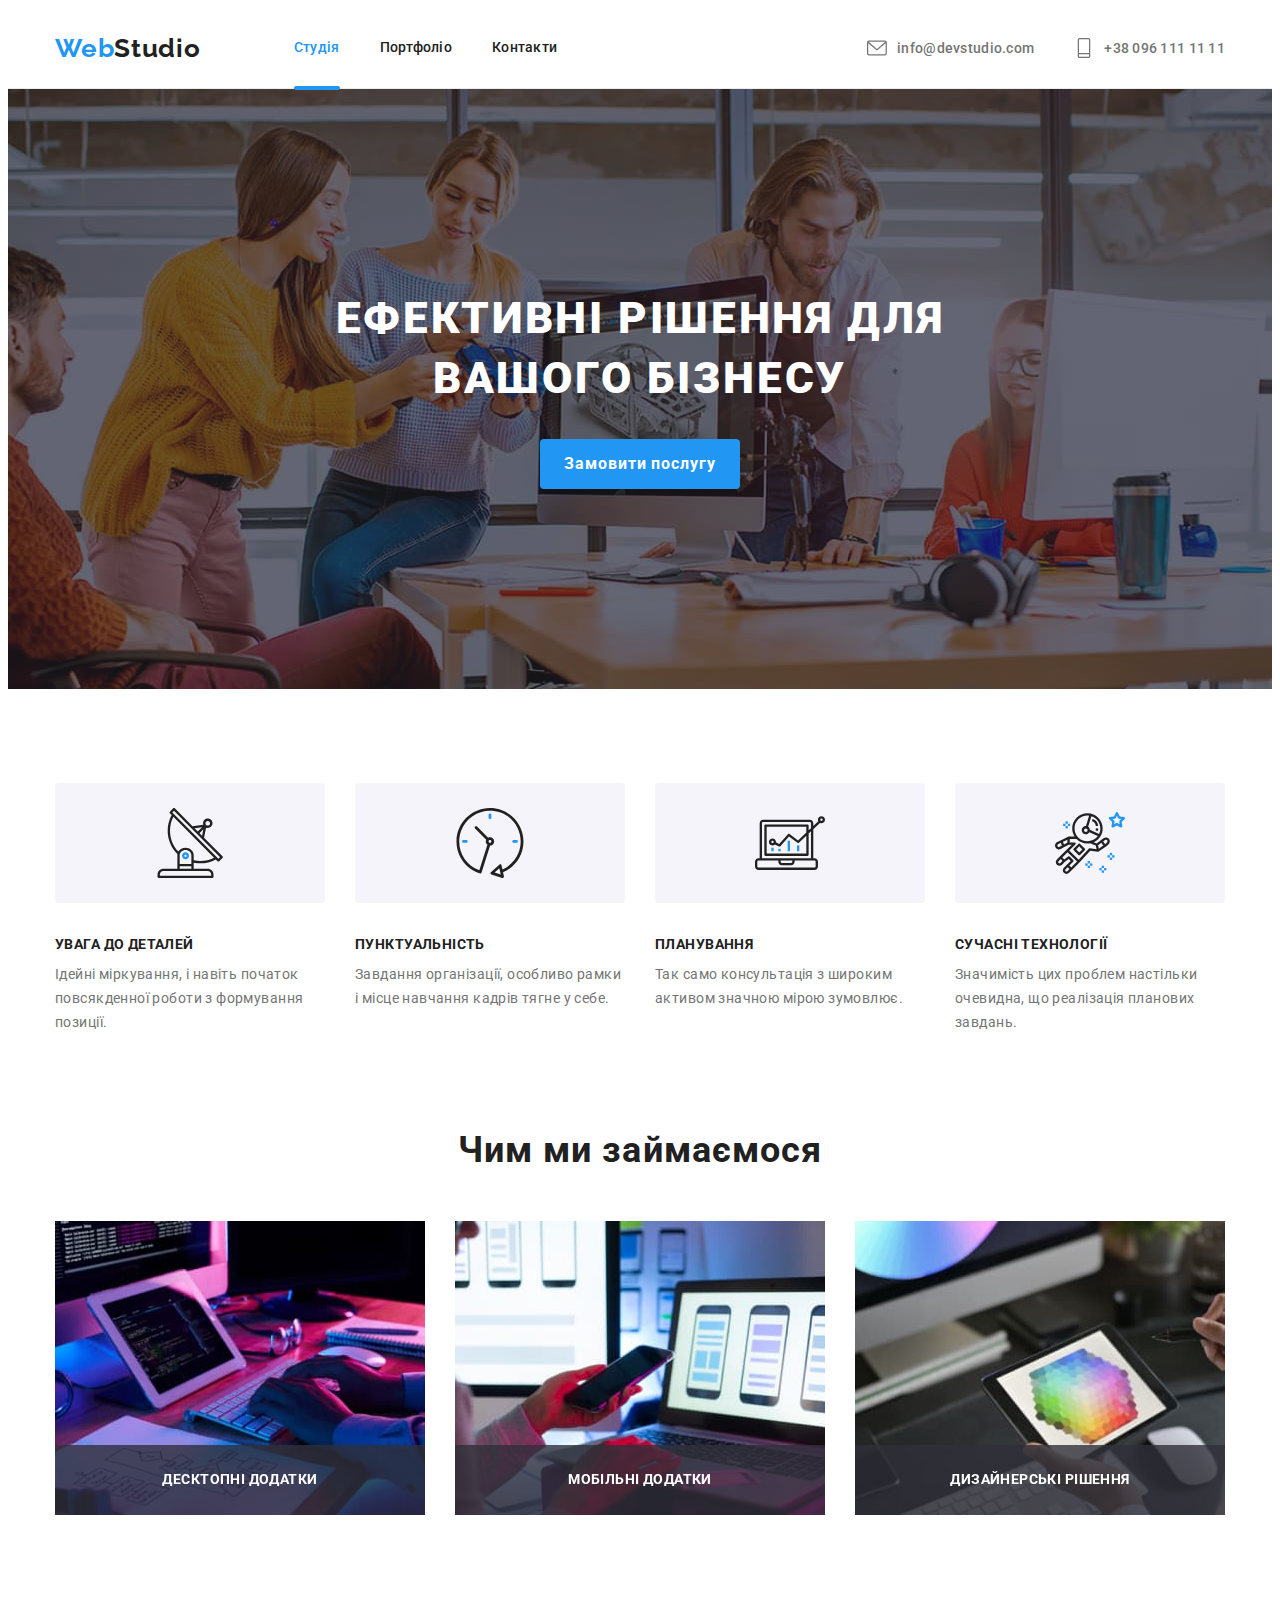
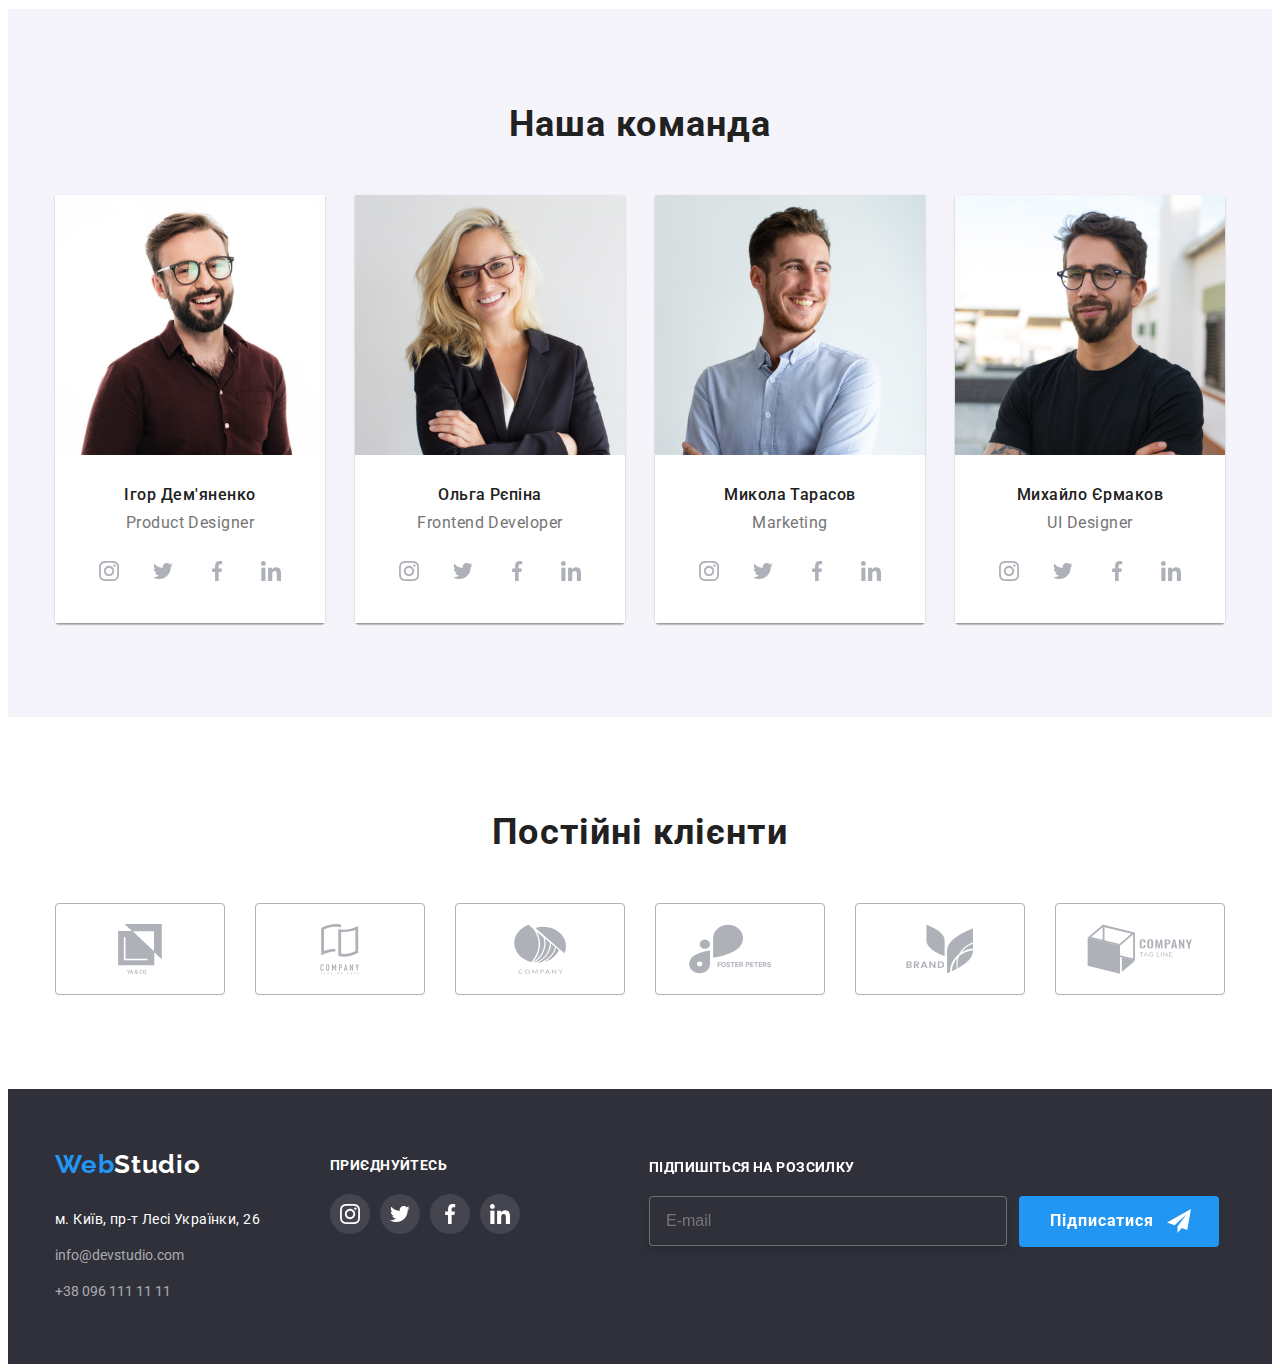
<file: index.html>
<!DOCTYPE html>
<html lang="ua">

<head>
  <meta charset="UTF-8" />
  <meta http-equiv="X-UA-Compatible" content="IE=edge" />
  <meta name="viewport" content="width=device-width, initial-scale=1.0" />
  <title>First Page</title>
  <link rel="preconnect" href="https://fonts.googleapis.com" />
  <link rel="preconnect" href="https://fonts.gstatic.com" crossorigin />
  <link href="https://fonts.googleapis.com/css2?family=Raleway:wght@700&family=Roboto:wght@400;500;700;900&display=swap"
    rel="stylesheet" />
  <link rel="stylesheet" href="https://cdnjs.cloudflare.com/ajax/libs/modern-normalize/1.1.0/modern-normalize.min.css"
    integrity="sha512-wpPYUAdjBVSE4KJnH1VR1HeZfpl1ub8YT/NKx4PuQ5NmX2tKuGu6U/JRp5y+Y8XG2tV+wKQpNHVUX03MfMFn9Q=="
    crossorigin="anonymous" referrerpolicy="no-referrer" />
  <link rel="stylesheet" href="css/style.css" />
</head>
<!-- | -->

<body>
  <header>
    <div class="container main-nav">
      <a href="" class="header-logo">Web <span class="header-logo-span">Studio</span></a>
      <nav class="header-nav">
        <ul class="header-list list">
          <li class="item current"><a class="header-link link current" href="">Студія</a></li>
          <li class="item">
            <a class="header-link link" href="./portfolio.index.html">Портфоліо</a>
          </li>
          <li class="item">
            <a class="header-link link" href="">Контакти</a>
          </li>
        </ul>
      </nav>

      <ul class="header-contacts-list list">
        <li class="item">
          <a href="mailto:info@devstudio.com" class="header-email link"> <svg width="20" height="20"
              class="header-email-icon">
              <use href="./img/icons-icomoon.svg#icon-envelope"></use>
            </svg>info@devstudio.com</a>
        </li>
        <li class="item">
          <a href="tel:+380961111111" class="header-tel link"> <svg width="20" height="20" class="header-phone-icon">
              <use href="./img/icons-icomoon.svg#icon-phone-icon"></use>
            </svg>+38 096 111 11 11</a>
        </li>
      </ul>

    </div>
  </header>

  <main>

    <!-- TEST -->
    <section class="section  solutions-hero">
      <div class="container">
        <h1 class="solutions-title">Ефективні рішення для вашого бізнесу</h1>
        <button data-modal-open type="button" class="solutions-btn btn">
          Замовити послугу
        </button>
        <div class="backdrop is-hidden" data-modal>
          <div class="modal">
            <button data-modal-close class="modal-button">
              <svg class="modal-window-icon" width="14" height="14">
                <use href="./img/icons-icomoon.svg#icon-close-black"> </use>
              </svg>
            </button>

            <form type="group" class="feedback-form" autocomplete="off">
              <h2 class="modal-form-title">Залиште свої дані, ми вам передзвонимо</h2>
              <div class="form-item">
                <label for="user-name" class="form-label">Ім'я</label>
                <div class="modal-input-wrapper">
                  <input type="text" name="name" id="user-name" class="form-input" />
                  <svg class="modal-icon" width=" 18px" height=" 18px">
                    <use href="./img/icons-icomoon.svg#icon-person-black-icon"></use>
                  </svg>
                </div>
              </div>

              <div class="form-item">
                <label for="user-tel" class="form-label">Телефон</label>
                <div class="modal-input-wrapper">
                  <input type="text" name="name" id="user-name" class="form-input" />
                  <svg class="modal-icon" width=" 18px" height=" 18px">
                    <use href="./img/icons-icomoon.svg#icon-phone-black-icon"></use>
                  </svg>
                </div>
              </div>

              <div class="form-item">
                <label for="user-email" class="form-label">Пошта</label>
                <div class="modal-input-wrapper">
                  <input type="text" name="name" id="user-name" class="form-input" />
                  <svg class="modal-icon" width=" 18px" height=" 18px">
                    <use href="./img/icons-icomoon.svg#icon-email-black-icon"></use>
                  </svg>
                </div>
              </div>

              <div class="form-item">
                <label for="user-comment" class="form-label">Коментар</label>
                <textarea name="comment" id="user-comment" cols="30" rows="10" class="modal-text"
                  placeholder="Введіть текст"></textarea>
              </div>

              <div class="form-item-checkbox">
                <input type="checkbox" name="policy" id="policy" checked class="modal-politic-check visually-hidden" />
                <label for="policy" class="policy-form-label">
                  <span class="modal-politic-check2">
                    <svg width="11" height="8">
                      <use href="./img/icons-icomoon.svg#icon-checkbox-modal"></use>
                    </svg>
                  </span>
                  Погоджуюся з розсилкою та приймаю
                  <a href="" class="modal-link link"> <u>Умови договору</u></a>
                </label>
              </div>
              <button type="submit" class="modal-form-button btn">Відправити</button>
            </form>
          </div>
        </div>
      </div>
    </section>
    <section class="section specifics">
      <div class="container">
        <ul class="specifics-list list">
          <li class="specifics-item">
            <svg class="specifics-icons" width="65" height="70">
              <use href="./img/icons-icomoon.svg#icon-attention-to-details-icon"></use>
            </svg>
            <h3 class="specifics-subtitle">УВАГА ДО ДЕТАЛЕЙ</h3>
            <p class="specifics-text">
              Ідейні міркування, і навіть початок повсякденної роботи з
              формування позиції.
            </p>
          </li>
          <li class="specifics-item">
            <svg class="specifics-icons" width="65" height="70">
              <use href="./img/icons-icomoon.svg#icon-clock-1"></use>
            </svg>
            <h3 class="specifics-subtitle">ПУНКТУАЛЬНІСТЬ</h3>
            <p class="specifics-text">
              Завдання організації, особливо рамки і місце навчання кадрів
              тягне у себе.
            </p>
          </li>
          <li class="specifics-item">
            <svg class="specifics-icons" width="65" height="70">
              <use href="./img/icons-icomoon.svg#icon-diagram-1"></use>
            </svg>
            <h3 class="specifics-subtitle">ПЛАНУВАННЯ</h3>
            <p class="specifics-text">
              Так само консультація з широким активом значною мірою зумовлює.
            </p>
          </li>
          <li class="specifics-item">
            <svg class="specifics-icons" width="65" height="70">
              <use href="./img/icons-icomoon.svg#icon-astronaut"></use>
            </svg>
            <h3 class="specifics-subtitle">СУЧАСНІ ТЕХНОЛОГІЇ</h3>
            <p class="specifics-text">
              Значимість цих проблем настільки очевидна, що реалізація
              планових завдань.
            </p>
          </li>
        </ul>
      </div>
    </section>

    <section class="section our-business">
      <div class="container">
        <h2 class="our-business-title pre-title">Чим ми займаємося</h2>
        <ul class="our-business-list list">
          <li class="our-business-items list">
            <img src="./img/what-are-we-doing-img-1.jpg" alt="програміст працює за стoлом" width="370" height="294" />
            <div class="our-business-items-label">
              <p class="our-business-items-label-text">Десктопні додатки</p>
            </div>
          </li>
          <li class="our-business-items">
            <img src="./img/what-are-we-doing-img-2.jpg"
              alt="веб-інтерфейс дизайнери розробляють додаток смартфони команда творціd працює інтерфейс мобільні телефони"
              width="370" height="294" />
            <div class="our-business-items-label">
              <p class="our-business-items-label-text">Мобільні додатки</p>
            </div>
          </li>
          <li class="our-business-items">
            <img src="./img/what-are-we-doing-img-3.jpg"
              alt="креативний художник-веб-дизайн з робочим колір графічним планшетом" width="370" height="294" />
            <div class="our-business-items-label">
              <p class="our-business-items-label-text">Дизайнерські рішення</p>
            </div>
          </li>
        </ul>
      </div>
    </section>

    <section class="section our-team">
      <div class="container">
        <h2 class="our-team-title pre-title">Наша команда</h2>
        <ul class="our-team-list list">
          <li class="our-team-item">
            <img src="./img/team-member-1.jpg" alt="Ігор Дем'яненко Product Designer" width="270" height="260" />
            <div class="our-team-desq">
              <h3 class="our-team-subtitle subtitle">Ігор Дем'яненко</h3>
              <p class="our-team-text">Product Designer</p>
              <!-- social-links -->
              <ul class="our-team-soc-list list">
                <li class="our-team-soc-items">
                  <a href="#" class="our-team-soc-link link">
                    <svg class="our-team-soc-icons" width="20" height="20">
                      <use class="" href="./img/icons-icomoon.svg#icon-instagram"></use>
                    </svg>
                  </a>
                </li>
                <li class="our-team-soc-items">
                  <a href="#" class="our-team-soc-link link">
                    <svg width="20" height="20" class="our-team-soc-icons">
                      <use class="" href="./img/icons-icomoon.svg#icon-twitter"></use>
                    </svg>
                  </a>
                </li>
                <li class="our-team-soc-items">
                  <a href="#" class="our-team-soc-link link">
                    <svg width="20" height="20" class="our-team-soc-icons">
                      <use class="" href="./img/icons-icomoon.svg#icon-facebook"></use>
                    </svg>
                  </a>
                </li>
                <li class="our-team-soc-items">
                  <a href="#" class="our-team-soc-link link">
                    <svg width="20" height="20" class="our-team-soc-icons">
                      <use class="" href="./img/icons-icomoon.svg#icon-linkedin"></use>
                    </svg>
                  </a>
                </li>
              </ul>
              <!-- social-links -->
            </div>
          </li>
          <li class="our-team-item">
            <img src="./img/team-member-2.jpg" alt="Ольга Рєпіна Frontend Developer" width="270" height="260" />
            <div class="our-team-desq">
              <h3 class="our-team-subtitle subtitle">Ольга Рєпіна</h3>
              <p class="our-team-text">Frontend Developer</p>
              <ul class="our-team-soc-list list">
                <li class="our-team-soc-items">
                  <a href="#" class="our-team-soc-link link">
                    <svg width="20" height="20" class="our-team-soc-icons">
                      <use class="" href="./img/icons-icomoon.svg#icon-instagram"></use>
                    </svg>
                  </a>
                </li>
                <li class="our-team-soc-items">
                  <a href="#" class="our-team-soc-link link">
                    <svg width="20" height="20" class="our-team-soc-icons">
                      <use class="" href="./img/icons-icomoon.svg#icon-twitter"></use>
                    </svg>
                  </a>
                </li>
                <li class="our-team-soc-items">
                  <a href="#" class="our-team-soc-link link">
                    <svg width="20" height="20" class="our-team-soc-icons">
                      <use class="" href="./img/icons-icomoon.svg#icon-facebook"></use>
                    </svg>
                  </a>
                </li>
                <li class="our-team-soc-items">
                  <a href="#" class="our-team-soc-link link">
                    <svg width="20" height="20" class="our-team-soc-icons">
                      <use class="" href="./img/icons-icomoon.svg#icon-linkedin"></use>
                    </svg>
                  </a>
                </li>
              </ul>
            </div>
          </li>
          <li class="our-team-item">
            <img src="./img/team-member-3.jpg" alt="Микола Тарасов Marketing" width="270" height="260" />
            <div class="our-team-desq">
              <h3 class="our-team-subtitle subtitle">Микола Тарасов</h3>
              <p class="our-team-text">Marketing</p>
              <ul class="our-team-soc-list list">
                <li class="our-team-soc-items">
                  <a href="#" class="our-team-soc-link link">
                    <svg width="20" height="20" class="our-team-soc-icons">
                      <use class="" href="./img/icons-icomoon.svg#icon-instagram"></use>
                    </svg>
                  </a>
                </li>
                <li class="our-team-soc-items">
                  <a href="#" class="our-team-soc-link link">
                    <svg width="20" height="20" class="our-team-soc-icons">
                      <use class="" href="./img/icons-icomoon.svg#icon-twitter"></use>
                    </svg>
                  </a>
                </li>
                <li class="our-team-soc-items">
                  <a href="#" class="our-team-soc-link link">
                    <svg width="20" height="20" class="our-team-soc-icons">
                      <use class="" href="./img/icons-icomoon.svg#icon-facebook"></use>
                    </svg>
                  </a>
                </li>
                <li class="our-team-soc-items">
                  <a href="#" class="our-team-soc-link link">
                    <svg width="20" height="20" class="our-team-soc-icons">
                      <use class="" href="./img/icons-icomoon.svg#icon-linkedin"></use>
                    </svg>
                  </a>
                </li>
              </ul>
            </div>
          </li>
          <li class="our-team-item">
            <img src="./img/team-member-4.jpg" alt="Михайло Єрмаков UI Designer" width="270" height="260" />
            <div class="our-team-desq">
              <h3 class="our-team-subtitle subtitle">Михайло Єрмаков</h3>
              <p class="our-team-text">UI Designer</p>
              <ul class="our-team-soc-list list">
                <li class="our-team-soc-items">
                  <a href="#" class="our-team-soc-link link">
                    <svg width="20" height="20" class="our-team-soc-icons">
                      <use href="./img/icons-icomoon.svg#icon-instagram"></use>
                    </svg>
                  </a>
                </li>
                <li class="our-team-soc-items">
                  <a href="#" class="our-team-soc-link link">
                    <svg width="20" height="20" class="our-team-soc-icons">
                      <use href="./img/icons-icomoon.svg#icon-twitter"></use>
                    </svg>
                  </a>
                </li>
                <li class="our-team-soc-items">
                  <a href="#" class="our-team-soc-link link">
                    <svg class="our-team-soc-icons" width="20" height="20">
                      <use href="./img/icons-icomoon.svg#icon-facebook"></use>
                    </svg>
                  </a>
                </li>
                <li class="our-team-soc-items">
                  <a href="#" class="our-team-soc-link link">
                    <svg width="20" height="20" class="our-team-soc-icons">
                      <use href="./img/icons-icomoon.svg#icon-linkedin"></use>
                    </svg>
                  </a>
                </li>
              </ul>
            </div>
          </li>
        </ul>
      </div>
    </section>
  </main>
  <!-- example -->
  <section class="section loyal-customers">
    <div class="container">
      <p class="loyal-customers-title pre-title">Постійні клієнти</p>
      <ul class="loyal-customers-list list">
        <li class="loyal-customers-items">
          <a href="" class="loyal-customers-link link">
            <svg class="loyal-customers-icons" width="106" height="50">
              <use href="./img/icons-icomoon.svg#icon-clients-icon-1"></use>
            </svg>
          </a>
        </li>
        <li class="loyal-customers-items">
          <a href="" class="loyal-customers-link link">
            <svg width="106" height="50" class="loyal-customers-icons">
              <use href="./img/icons-icomoon.svg#icon-clients-icon-2"></use>
            </svg></a>
        </li>
        <li class="loyal-customers-items">
          <a href="" class="loyal-customers-link link">
            <svg width="106" height="50" class="loyal-customers-icons">
              <use href="./img/icons-icomoon.svg#icon-clients-icon-3"></use>
            </svg>
          </a>
        </li>
        <li class="loyal-customers-items">
          <a href="" class="loyal-customers-link link">
            <svg width="106" height="50" class="loyal-customers-icons">
              <use href="./img/icons-icomoon.svg#icon-clients-icon-4"></use>
            </svg>
          </a>
        </li>
        <li class="loyal-customers-items">
          <a href="" class="loyal-customers-link link">
            <svg width="106" height="50" class="loyal-customers-icons">
              <use href="./img/icons-icomoon.svg#icon-clients-icon-5"></use>
            </svg>
          </a>
        </li>
        <li class="loyal-customers-items">
          <a href="" class="loyal-customers-link link">
            <svg width="106" height="50" class="loyal-customers-icons">
              <use href="./img/icons-icomoon.svg#icon-clients-icon-6"></use>
            </svg>
          </a>
        </li>
      </ul>
    </div>
  </section>

  <footer>
    <div class="container footer-main">
      <div class="footer-contacts">
        <a href="" class="footer-logo link">Web <span class="footer-logo-span">Studio</span></a>
        <address>
          <ul class="footer-nav list">
            <li>
              <a class="footer-link-address link" href="https://goo.gl/maps/dssPtxW2memMisd88">м. Київ, пр-т Лесі
                Українки, 26</a>
            </li>
            <li>
              <a class="footer-link link" href="mailto:info@devstudio.com">info@devstudio.com</a>
            </li>
            <li>
              <a class="footer-link link" href="tel:++380961111111">+38 096 111 11 11</a>
            </li>
          </ul>
        </address>
      </div>
      <div class="footer-soc-join">
        <p class="footer-soc-join-title">приєднуйтесь</p>
        <ul class="footer-soc-list list">
          <li class="footer-soc-items">
            <a href="#" class="footer-soc-items-link link">
              <svg width="20" height="20" class="footer-soc-items-icons">
                <use href="./img/icons-icomoon.svg#icon-instagram"></use>
              </svg>
            </a>
          </li>
          <li class="footer-soc-items">
            <a href="#" class="footer-soc-items-link link">
              <svg width="20" height="20" class="footer-soc-items-icons">
                <use href="./img/icons-icomoon.svg#icon-twitter"></use>
              </svg>
            </a>
          </li>
          <li class="footer-soc-items">
            <a href="#" class="footer-soc-items-link link">
              <svg width="20" height="20" class="footer-soc-items-icons">
                <use href="./img/icons-icomoon.svg#icon-facebook"></use>
              </svg>
            </a>
          </li>
          <li class="footer-soc-items">
            <a href="#" class="footer-soc-items-link link">
              <svg width="20" height="20" class="footer-soc-items-icons">
                <use href="./img/icons-icomoon.svg#icon-linkedin"></use>
              </svg>
            </a>
          </li>
        </ul>
      </div>
      <div class="signup-footer">
        <h2 class="signup-form-footer-title">Підпишіться на розсилку</h2>
        <form class="footer-form">
          <div role="form-field" class="form-field">
            <input type="mail" name="signup-form" id="user-email" placeholder="E-mail" class="signup-input">
            <button type="submit" class="signup-footer-button btn">
              <svg class="signup-footer-icon" width=" 24px" height=" 24px">
                <use href="./img/icons-icomoon.svg#icon-icon-send"></use>
              </svg>
              Підписатися</button>
          </div>
        </form>
      </div>


    </div>
  </footer>

  <script src="./js/modal.js"></script>
</body>

</html>

<!-- test -->
</file>
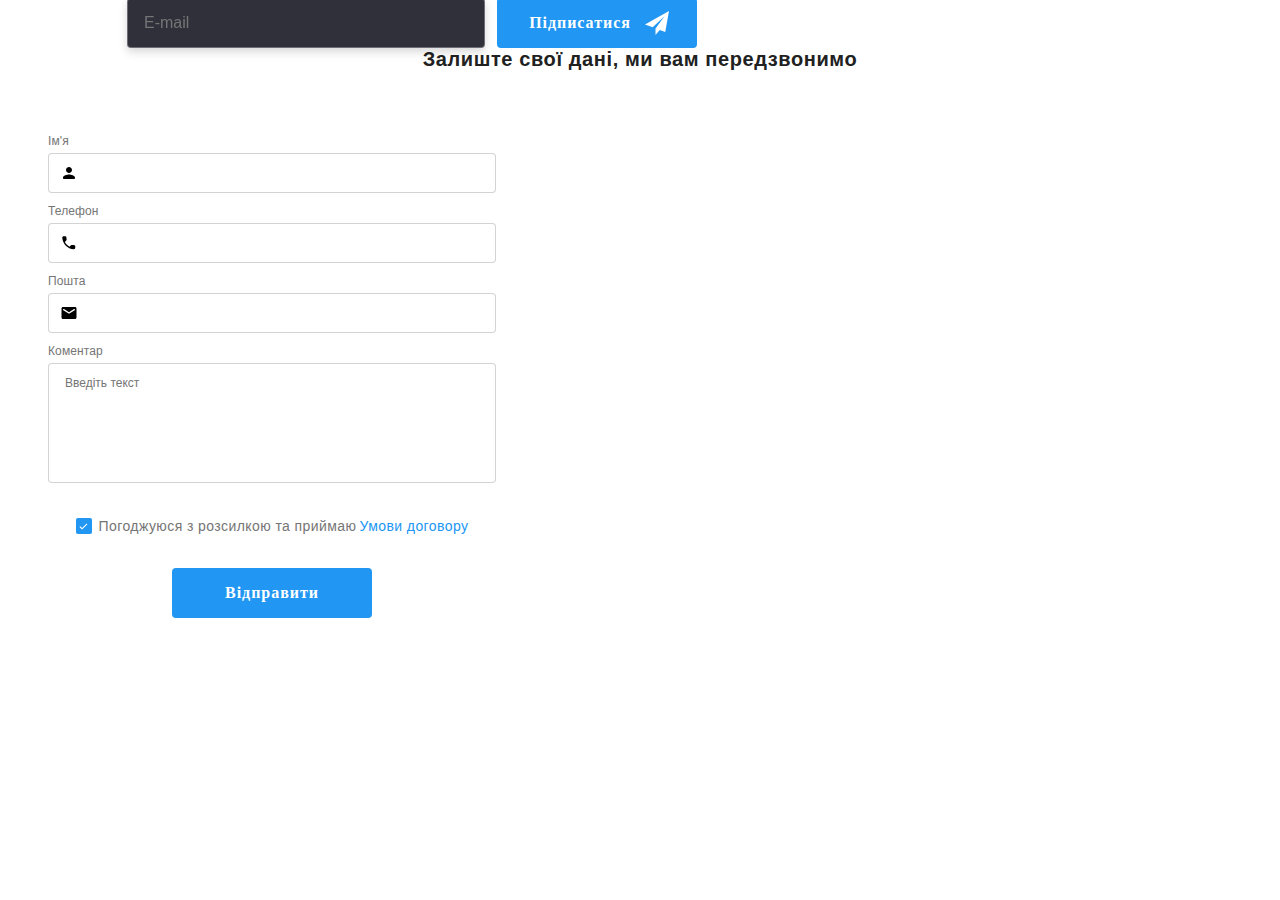
<file: forms.html>
<!DOCTYPE html>
<html lang="en">
  <head>
    <meta charset="UTF-8" />
    <meta http-equiv="X-UA-Compatible" content="IE=edge" />
    <meta name="viewport" content="width=device-width, initial-scale=1.0" />
    <link rel="stylesheet" href="./css/style.css" />
    <title>Document</title>
  </head>

  <body>
    <div class="signup-footer">
      <h2 class="signup-form-footer-title">Підпишіться на розсилку</h2>
      <form class="footer-form">
        <div role="form-field" class="form-field">
          <input
            type="mail"
            name="signup-form"
            id="user-email"
            placeholder="E-mail"
            class="signup-input"
          />
          <button type="submit" class="signup-footer-button btn">
            <svg class="signup-footer-icon" width=" 24px" height=" 24px">
              <use href="./img/icons-icomoon.svg#icon-icon-send"></use>
            </svg>
            Підписатися
          </button>
        </div>
      </form>
    </div>

    <h2 class="modal-form-title">Залиште свої дані, ми вам передзвонимо</h2>

    <form type="group" class="feedback-form" autocomplete="off">
      <div class="form-item">
        <label for="user-name" class="form-label">Ім'я</label>
        <div class="modal-input-wrapper">
          <input type="text" name="name" id="user-name" class="form-input" />
          <svg class="modal-icon" width=" 18px" height=" 18px">
            <use href="./img/icons-icomoon.svg#icon-person-black-icon"></use>
          </svg>
        </div>
      </div>

      <div class="form-item">
        <label for="user-tel" class="form-label">Телефон</label>
        <div class="modal-input-wrapper">
          <input type="text" name="name" id="user-name" class="form-input" />
          <svg class="modal-icon" width=" 18px" height=" 18px">
            <use href="./img/icons-icomoon.svg#icon-phone-black-icon"></use>
          </svg>
        </div>
      </div>

      <div class="form-item">
        <label for="user-email" class="form-label">Пошта</label>
        <div class="modal-input-wrapper">
          <input type="text" name="name" id="user-name" class="form-input" />
          <svg class="modal-icon" width=" 18px" height=" 18px">
            <use href="./img/icons-icomoon.svg#icon-email-black-icon"></use>
          </svg>
        </div>
      </div>

      <div class="form-item">
        <label for="user-comment" class="form-label">Коментар</label>
        <textarea
          name="comment"
          id="user-comment"
          cols="30"
          rows="10"
          class="modal-text"
          placeholder="Введіть текст"
        ></textarea>
      </div>

      <div class="form-item-checkbox">
        <input
          type="checkbox"
          name="policy"
          id="policy"
          checked
          class="modal-politic-check visually-hidden"
        />
        <label for="policy" class="policy-form-label">
          <span class="modal-politic-check2">
            <svg width="11" height="7">
              <use href="./img/icons-icomoon.svg#icon-checkbox-modal"></use>
            </svg>
          </span>
          Погоджуюся з розсилкою та приймаю
          <a href="" class="modal-link link">Умови договору</a>
        </label>
      </div>

      <button type="submit" class="modal-form-button btn">Відправити</button>
    </form>
  </body>
</html>
</file>
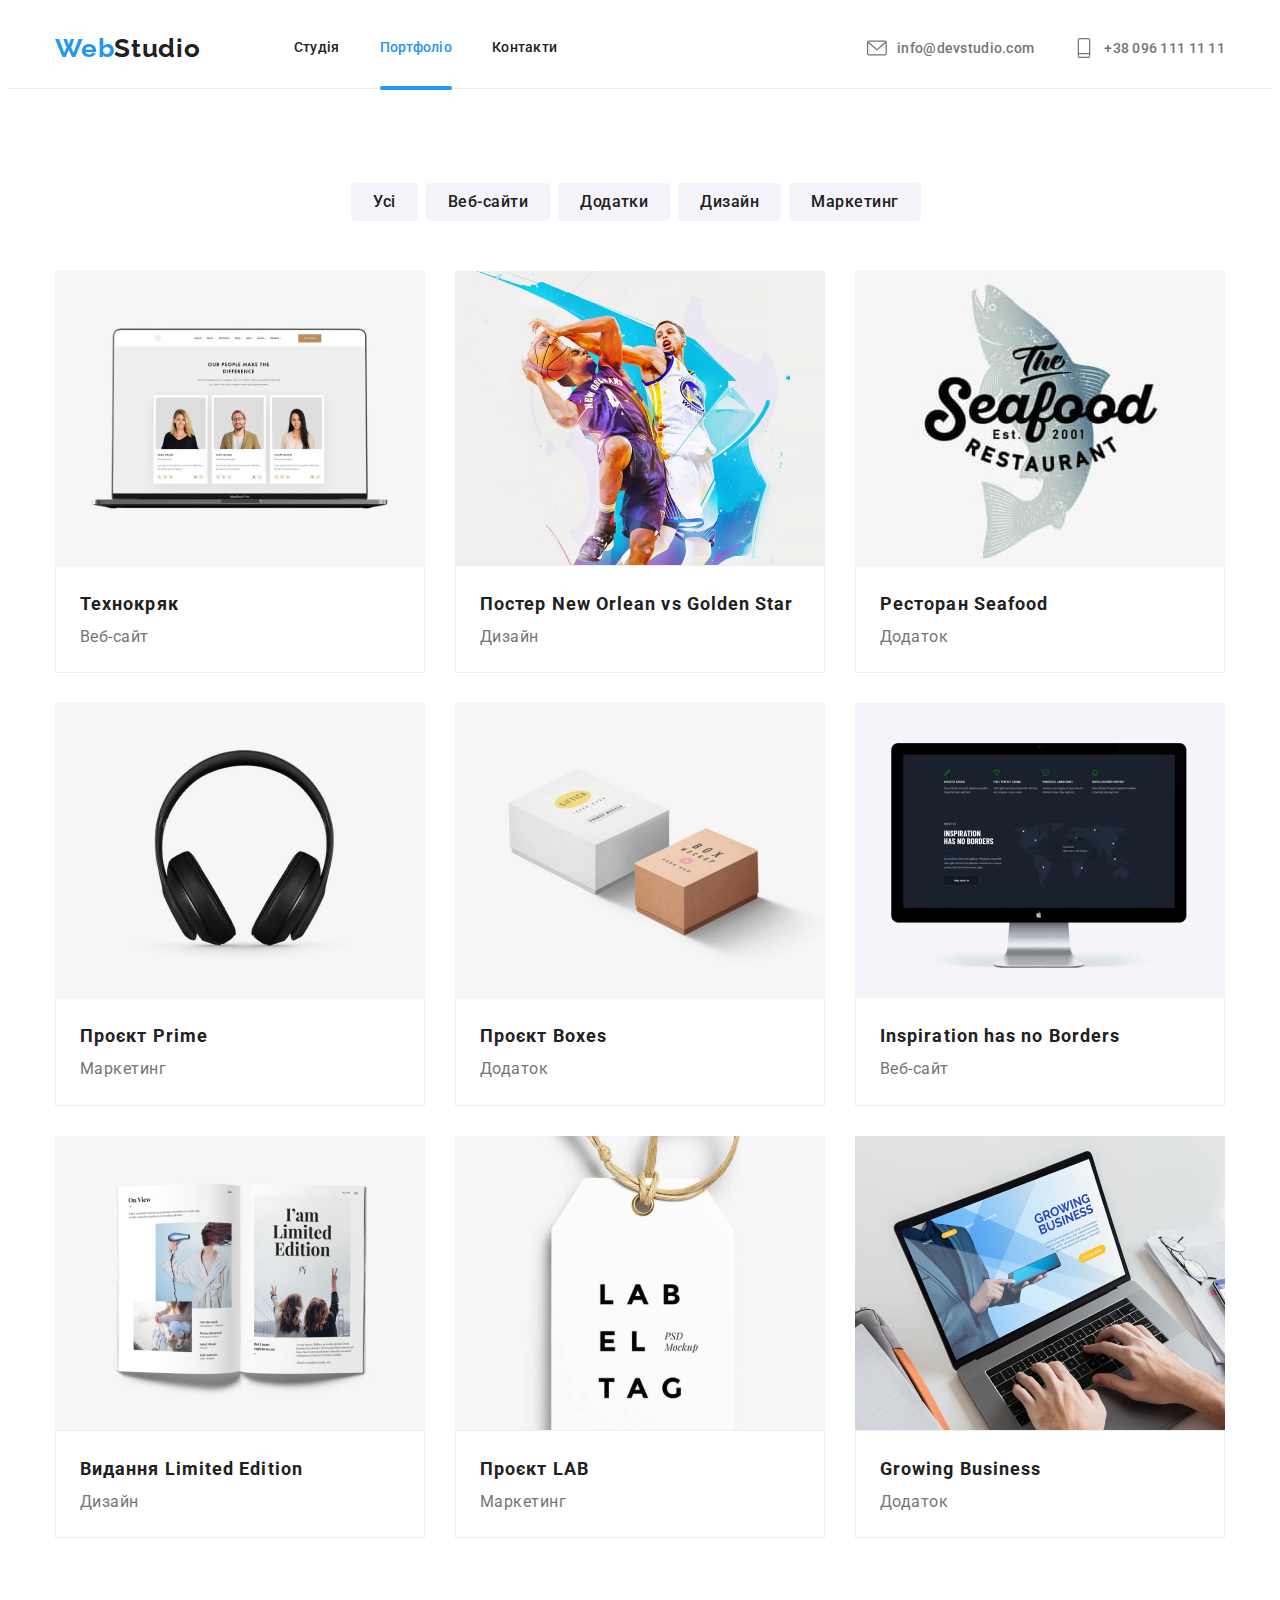
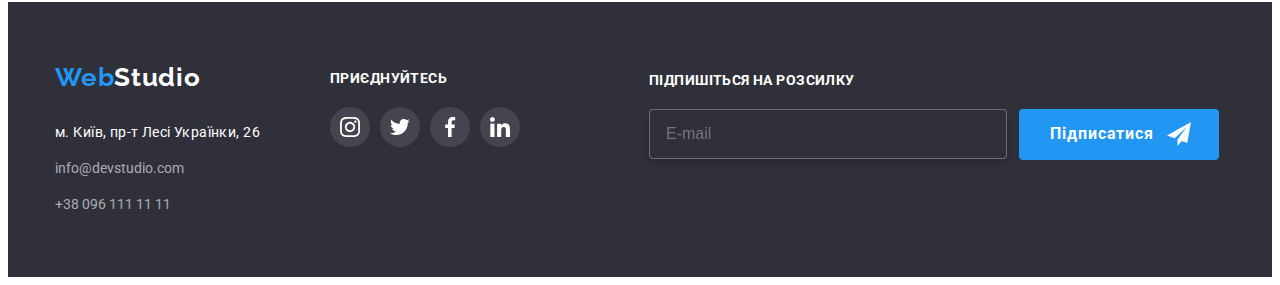
<file: portfolio.index.html>
<!DOCTYPE html>
<html lang="en">

<head>
  <meta charset="UTF-8" />
  <meta http-equiv="X-UA-Compatible" content="IE=edge" />
  <meta name="viewport" content="width=device-width, initial-scale=1.0" />
  <title>Portfolio</title>
  <link rel="preconnect" href="https://fonts.googleapis.com" />
  <link rel="preconnect" href="https://fonts.gstatic.com" crossorigin />
  <link href="https://fonts.googleapis.com/css2?family=Raleway:wght@700&family=Roboto:wght@400;500;700;900&display=swap"
    rel="stylesheet" />
  <link rel="stylesheet" href="https://cdnjs.cloudflare.com/ajax/libs/modern-normalize/1.1.0/modern-normalize.min.css"
    integrity="sha512-wpPYUAdjBVSE4KJnH1VR1HeZfpl1ub8YT/NKx4PuQ5NmX2tKuGu6U/JRp5y+Y8XG2tV+wKQpNHVUX03MfMFn9Q=="
    crossorigin="anonymous" referrerpolicy="no-referrer" />
  <link rel="stylesheet" href="css/style.css">
</head>

<body>
  <main>
    <header>
      <div class="container main-nav">
        <a href="" class="header-logo">Web <span class="header-logo-span">Studio</span></a>
        <nav class="header-nav">
          <ul class="header-list list">
            <li class="item"><a class="header-link link" href="./index.html">Студія</a></li>
            <li class="item">
              <a class="header-link link current" href="./portfolio.index.html">Портфоліо</a>
            </li>
            <li class="item">
              <a class="header-link link" href="">Контакти</a>
            </li>
          </ul>
        </nav>

        <ul class="header-contacts-list list">
          <li class="item">
            <a href="mailto:info@devstudio.com" class="header-email link"> <svg width="20" height="20"
                class="header-email-icon">
                <use href="./img/icons-icomoon.svg#icon-envelope"></use>
              </svg>info@devstudio.com</a>
          </li>
          <li class="item">
            <a href="tel:+380961111111" class="header-tel link"> <svg width="20" height="20" class="header-phone-icon">
                <use href="./img/icons-icomoon.svg#icon-phone-icon"></use>
              </svg>+38 096 111 11 11</a>
          </li>
        </ul>

      </div>
    </header>


    <section class="section our-portfolio">
      <div class="container">
        <ul class="our-portfolio-options-list list">
          <li class="item"><button type="button" class="portfolio-btn btn">Усі </button></li>
          <li class="item"><button type="button" class="portfolio-btn btn">Веб-сайти </button></li>
          <li class="item"><button type="button" class="portfolio-btn btn">Додатки </button></li>
          <li class="item"><button type="button" class="portfolio-btn btn">Дизайн </button></li>
          <li class="item"><button type="button" class="portfolio-btn btn">Маркетинг </button></li>
        </ul>




        <ul class="our-portfolio-list list">
          <!-- test -->
          <li class="our-portfolio-list-item">
            <a href="">
              <div class="our-portfolio-thumb">
                <img src="./img/img-portfolio-1.jpg" alt="website of Technokryak company" width="370" height="294">
                <div class="our-portfolio-overlay">
                  <div class="our-portfolio-thumb-desq">
                    <p class="our-portfolio-thumb-text">Ресурс пропонує комплексні пропозиції з різним рівнем функціоналу
                      та
                      сервісів. Все це дозволить відвідувачу отримати вичерпні відомості про компанію чи приватну особу.
                    </p>
                  </div>
                </div>
              </div>
            </a>
            <div class="our-portfolio-desq">
              <h3 class="our-portfolio-title portfolio-title">Технокряк</h3>
              <p class="our-portfolio-text">Веб-сайт</p>
            </div>
          </li>

          <li class="our-portfolio-list-item">
            <a href="">
              <div class="our-portfolio-thumb">
                <img src="./img/img-portfolio-2.jpg" alt="website of Technokryak company" width="370" height="294">
                <div class="our-portfolio-overlay">
                  <div class="our-portfolio-thumb-desq">
                    <p class="our-portfolio-thumb-text">Ресурс пропонує комплексні пропозиції з різним рівнем функціоналу
                      та
                      сервісів. Все це дозволить відвідувачу отримати вичерпні відомості про компанію чи приватну особу.
                    </p>
                  </div>
                </div>
              </div>
            </a>
            <div class="our-portfolio-desq">
              <h3 class="our-portfolio-title portfolio-title">Постер New Orlean vs Golden Star</h3>
              <p class="our-portfolio-text">Дизайн</p>
            </div>
          </li>




          <li class="our-portfolio-list-item">
            <a href="">
              <div class="our-portfolio-thumb">
                <img src="./img/img-portfolio-3.jpg" alt="website of Technokryak company" width="370" height="294">
                <div class="our-portfolio-overlay">
                  <div class="our-portfolio-thumb-desq">
                    <p class="our-portfolio-thumb-text">Ресурс пропонує комплексні пропозиції з різним рівнем функціоналу
                      та
                      сервісів. Все це дозволить відвідувачу отримати вичерпні відомості про компанію чи приватну особу.
                    </p>
                  </div>
                </div>
              </div>
            </a>
            <div class="our-portfolio-desq">
              <h3 class="our-portfolio-title portfolio-title">Ресторан Seafood</h3>
              <p class="our-portfolio-text">Додаток</p>
            </div>
          </li>
          <li class="our-portfolio-list-item">
            <a href="">
              <div class="our-portfolio-thumb">
                <img src="./img/img-portfolio-4.jpg" alt="website of Technokryak company" width="370" height="294">
                <div class="our-portfolio-overlay">
                  <div class="our-portfolio-thumb-desq">
                    <p class="our-portfolio-thumb-text">Ресурс пропонує комплексні пропозиції з різним рівнем функціоналу
                      та
                      сервісів. Все це дозволить відвідувачу отримати вичерпні відомості про компанію чи приватну особу.
                    </p>
                  </div>
                </div>
              </div>
            </a>
            <div class="our-portfolio-desq">
              <h3 class="our-portfolio-title portfolio-title">Проєкт Prime</h3>
              <p class="our-portfolio-text">Маркетинг</p>
            </div>
          </li>
          <li class="our-portfolio-list-item">
            <a href="">
              <div class="our-portfolio-thumb">
                <img src="./img/img-portfolio-5.jpg" alt="website of Technokryak company" width="370" height="294">
                <div class="our-portfolio-overlay">
                  <div class="our-portfolio-thumb-desq">
                    <p class="our-portfolio-thumb-text">Ресурс пропонує комплексні пропозиції з різним рівнем функціоналу
                      та
                      сервісів. Все це дозволить відвідувачу отримати вичерпні відомості про компанію чи приватну особу.
                    </p>
                  </div>
                </div>
              </div>
            </a>
            <div class="our-portfolio-desq">
              <h3 class="our-portfolio-title portfolio-title">Проєкт Boxes</h3>
              <p class="our-portfolio-text">Додаток</p>
            </div>
          </li>
          <li class="our-portfolio-list-item">
            <a href="">
              <div class="our-portfolio-thumb">
                <img src="./img/img-portfolio-6.jpg" alt="website of Technokryak company" width="370" height="294">
                <div class="our-portfolio-overlay">
                  <div class="our-portfolio-thumb-desq">
                    <p class="our-portfolio-thumb-text">Ресурс пропонує комплексні пропозиції з різним рівнем функціоналу
                      та
                      сервісів. Все це дозволить відвідувачу отримати вичерпні відомості про компанію чи приватну особу.
                    </p>
                  </div>
                </div>
              </div>
            </a>
            <div class="our-portfolio-desq">
              <h3 class="our-portfolio-title portfolio-title">Inspiration has no Borders</h3>
              <p class="our-portfolio-text">Веб-сайт</p>
            </div>
          </li>
          <li class="our-portfolio-list-item">
            <a href="">
              <div class="our-portfolio-thumb">
                <img src="./img/img-portfolio-7.jpg" alt="website of Technokryak company" width="370" height="294">
                <div class="our-portfolio-overlay">
                  <div class="our-portfolio-thumb-desq">
                    <p class="our-portfolio-thumb-text">Ресурс пропонує комплексні пропозиції з різним рівнем функціоналу
                      та
                      сервісів. Все це дозволить відвідувачу отримати вичерпні відомості про компанію чи приватну особу.
                    </p>
                  </div>
                </div>
              </div>
            </a>
            <div class="our-portfolio-desq">
              <h3 class="our-portfolio-title portfolio-title">Видання Limited Edition</h3>
              <p class="our-portfolio-text">Дизайн</p>
            </div>
          </li>
          <li class="our-portfolio-list-item">
            <a href="">
              <div class="our-portfolio-thumb">
                <img src="./img/img-portfolio-8.jpg" alt="website of Technokryak company" width="370" height="294">
                <div class="our-portfolio-overlay">
                  <div class="our-portfolio-thumb-desq">
                    <p class="our-portfolio-thumb-text">Ресурс пропонує комплексні пропозиції з різним рівнем функціоналу
                      та
                      сервісів. Все це дозволить відвідувачу отримати вичерпні відомості про компанію чи приватну особу.
                    </p>
                  </div>
                </div>
              </div>
            </a>
            <div class="our-portfolio-desq">
              <h3 class="our-portfolio-title portfolio-title">Проєкт LAB</h3>
              <p class="our-portfolio-text">Маркетинг</p>
            </div>
          </li>
          <li class="our-portfolio-list-item">
            <a href="">
              <div class="our-portfolio-thumb">
                <img src="./img/img-portfolio-9.jpg" alt="website of Technokryak company" width="370" height="294">
                <div class="our-portfolio-overlay">
                  <div class="our-portfolio-thumb-desq">
                    <p class="our-portfolio-thumb-text">Ресурс пропонує комплексні пропозиції з різним рівнем функціоналу
                      та
                      сервісів. Все це дозволить відвідувачу отримати вичерпні відомості про компанію чи приватну особу.
                    </p>
                  </div>
                </div>
              </div>
            </a>
            <div class="our-portfolio-desq">
              <h3 class="our-portfolio-title portfolio-title">Growing Business</h3>
              <p class="our-portfolio-text">Додаток</p>
            </div>
          </li>
        </ul>
      </div>
    </section>
  </main>

  <footer>
    <div class="container footer-main">
      <div class="footer-contacts">
        <a href="" class="footer-logo link">Web <span class="footer-logo-span">Studio</span></a>
        <address>
          <ul class="footer-nav list">
            <li>
              <a class="footer-link-address link" href="https://goo.gl/maps/dssPtxW2memMisd88">м. Київ, пр-т Лесі
                Українки, 26</a>
            </li>
            <li>
              <a class="footer-link link" href="mailto:info@devstudio.com">info@devstudio.com</a>
            </li>
            <li>
              <a class="footer-link link" href="tel:+380961111111">+38 096 111 11 11</a>
            </li>
          </ul>
        </address>
      </div>
      <div class="footer-soc-join">
        <p class="footer-soc-join-title">приєднуйтесь</p>
        <ul class="footer-soc-list list">
          <li class="footer-soc-items">
            <a href="#" class="footer-soc-items-link link">
              <svg width="20" height="20" class="footer-soc-items-icons">
                <use href="./img/icons-icomoon.svg#icon-instagram"></use>
              </svg>
            </a>
          </li>
          <li class="footer-soc-items">
            <a href="#" class="footer-soc-items-link link">
              <svg width="20" height="20" class="footer-soc-items-icons">
                <use href="./img/icons-icomoon.svg#icon-twitter"></use>
              </svg>
            </a>
          </li>
          <li class="footer-soc-items">
            <a href="#" class="footer-soc-items-link link">
              <svg width="20" height="20" class="footer-soc-items-icons">
                <use href="./img/icons-icomoon.svg#icon-facebook"></use>
              </svg>
            </a>
          </li>
          <li class="footer-soc-items">
            <a href="#" class="footer-soc-items-link link">
              <svg width="20" height="20" class="footer-soc-items-icons">
                <use href="./img/icons-icomoon.svg#icon-linkedin"></use>
              </svg>
            </a>
          </li>
        </ul>
      </div>
      <div class="signup-footer">
        <h2 class="signup-form-footer-title">Підпишіться на розсилку</h2>
        <form class="footer-form">
            <div role="form-field" class="form-field">
                <input type="mail" name="signup-form" id="user-email" placeholder="E-mail" class="signup-input">
                <button type="submit" class="signup-footer-button btn">
                    <svg class="signup-footer-icon" width=" 24px" height=" 24px">
                        <use href="./img/icons-icomoon.svg#icon-icon-send"></use>
                    </svg>
                    Підписатися</button>
            </div>
        </form>
    </div>
    </div>
    
  </footer>
</body>

</html>
</file>
<file: css/style.css>
:root {
  --primary-header-color: #212121;
  --secondary-color: #757575;
  --accent-color: #2196f3;
  --timing-function: cubic-bezier(0.4, 0, 0.2, 1);
  --input-color: #2f303a;
}

*,
*::before,
*::after {
  box-sizing: border-box;
}

p,
h1,
h2,
h3,
h4,
h5,
h6 {
  margin: 0px;
}

ul,
ol {
  margin: 0px;
  padding-left: 0px;
}

button {
  cursor: pointer;
}

img {
  display: block;
}

body {
  font-family: "Roboto", sans-serif;
  color: #212121;
}

.container {
  max-width: 1200px;
  padding: 0 15px;
  margin: 0 auto;
}

.link,
.header-logo,
.footer-logo {
  text-decoration: none;
}

.list {
  list-style: none;
  padding: 0;
  margin: 0;
}
/* 
button {
  text-align: center;
} */

.btn {
  /* display: flex; */
  font-family: "Roboto";
  font-weight: 700;
  font-size: 16px;
  line-height: 1.9;
  letter-spacing: 0.06em;
  cursor: pointer;
  border-radius: 4px;
}

.section {
  padding-top: 94px;
  padding-bottom: 94px;
}

/* yvaga do detalii */
.subtitle {
  font-weight: 500;
  font-size: 16px;
  line-height: 1.19;
  letter-spacing: 0.03em;
}

.pre-title {
  font-weight: 700;
  font-size: 36px;
  line-height: 1.17;
  letter-spacing: 0.03em;
}

.portfolio-title {
  font-weight: 700;
  font-size: 18px;
  line-height: 2;
  letter-spacing: 0.06em;
}

/* ------------HEADER--------------*/

header {
  border-bottom: 1px solid #ececec;
}

.item .current {
  color: var(--accent-color);
}

.header-logo,
.footer-logo {
  font-family: "Raleway";
  font-weight: 700;
  font-size: 26px;
  line-height: 1.19;
  letter-spacing: 0.03em;
  color: var(--accent-color);
}

.header-logo-span,
.footer-logo-span {
  font-family: "Raleway";
  color: var(--primary-header-color);
  margin-left: -7px;
}

.main-nav {
  display: flex;
  align-items: center;
}

.header-list {
  display: flex;
  margin-left: 93px;
}

.header-contacts-list {
  display: flex;
}

.header-list .item + .item {
  margin-left: 40px;
}

.header-link {
  display: block;
  padding-top: 32px;
  padding-bottom: 32px;
  font-weight: 500;
  font-size: 14px;
  line-height: 1.14;
  letter-spacing: 0.02em;
  color: var(--primary-header-color);
  transition: color 250ms var(--timing-function),
    transition 250ms var(--timing-function);
}

.header-contacts-list > .item {
  margin-left: 40px;
}

.header-contacts-list {
  margin-left: auto;
}

.header-tel,
.header-email {
  display: flex;
  justify-content: center;
  align-items: center;
  font-family: "Roboto";
  font-weight: 500;
  font-size: 14px;
  line-height: 16px;
  letter-spacing: 0.02em;
  color: var(--secondary-color);
  transition: color 250ms var(--timing-function);
}

.header-link:hover,
.header-link:focus {
  color: var(--accent-color);
}

.header-tel:focus,
.header-tel:hover {
  /* color: var(--accent-color); */
  color: var(--accent-color);
}

.header-email:focus,
.header-email:hover {
  color: var(--accent-color);
}

.header-email-icon,
.header-phone-icon {
  margin-right: 10px;
  fill: currentColor;
  display: inline-flex;
}

.header-list .item {
  position: relative;
}

.header-link.current::after {
  content: "";
  display: block;
  position: absolute;
  background: var(--accent-color);
  border-radius: 2px;
  height: 4px;
  width: 100%;
  transform: translateY(30px);
  opacity: 1;
  transition: opacity 250ms var(--timing-function);
  /* overflow: hidden; */
}

.header-link.current:hover::after {
  opacity: 1;
}

/* ------------HEADER--------------*/

/* ------------Section Solutions--------------*/

.solutions-hero {
  padding-top: 200px;
  padding-bottom: 200px;
  max-width: 1600px;
  background-image: linear-gradient(
      rgba(47, 48, 58, 0.4),
      rgba(47, 48, 58, 0.4)
    ),
    url(../img/hero-bg.jpg);
  background-color: #c4c4c4;
  background-repeat: no-repeat;
  background-size: cover;
  background-position: center;
  margin: 0 auto;
}

.solutions-title {
  text-align: center;
  font-weight: 900;
  font-size: 44px;
  line-height: 1.36;
  letter-spacing: 0.06em;
  text-transform: uppercase;
  color: #ffffff;
  margin: 0 auto;
  margin-bottom: 30px;
  max-width: 696px;
}

.title {
  color: white;
}

.solutions-btn {
  padding: 10px 24px;
  color: #ffffff;
  background: var(--accent-color);
  border: none;
  box-shadow: 0px 4px 4px rgba(0, 0, 0, 0.15);
  display: block;
  margin: 0 auto;
  min-width: 200px;
  transition: background-color 950ms var(--timing-function);
}

.solutions-btn:hover {
  background-color: #188ce8;
}
/* ------------MODAL WINDOW --------------*/

.backdrop {
  position: fixed;
  top: 0;
  left: 0;
  width: 100%;
  height: 100%;

  background: rgba(0, 0, 0, 0.2);
  transition: opacity 250ms var(--timing-function),
    visibility 3450ms var(--timing-function);
}

.modal {
  position: absolute;
  top: 50%;
  left: 50%;
  width: 528px;
  height: 581px;
  background-color: #fff;
  background: #ffffff;
  box-shadow: 0px 1px 3px rgba(0, 0, 0, 0.12), 0px 1px 1px rgba(0, 0, 0, 0.14),
    0px 2px 1px rgba(0, 0, 0, 0.2);
  border-radius: 4px;
  transform: translate(-50%, -50%) scale(1) rotate(0);
  transition: transform 250ms var(--timing-function);
}

.backdrop.is-hidden .modal {
  transform: translate(-50%, -50%) scale(0) rotate(-180deg);
}

.backdrop.is-hidden {
  opacity: 0;
  pointer-events: none;
}

.modal-button {
  position: absolute;
  display: flex;
  align-items: center;
  justify-content: center;
  cursor: pointer;
  top: 8px;
  right: 8px;
  border-radius: 50%;
  width: 30px;
  height: 30px;
  background: #ffffff;
  border: 1px solid rgba(0, 0, 0, 0.1);
  transition: fill 250ms var(--timing-function);
}

.modal-button:hover {
  fill: var(--accent-color);
}

/* ------------MODAL WINDOW --------------*/

/* ------------Section Solutions--------------*/

/* ------------specifics--------------*/

.specifics {
  padding-top: 94px;
  padding-bottom: 0;
}

.specifics-text {
  font-size: 14px;
  line-height: 1.7;
  letter-spacing: 0.03em;
}

.specifics-list {
  display: flex;
}

.specifics-item {
  max-width: 270px;
  margin-right: 30px;
}

.specifics-subtitle {
  font-weight: 700;
  font-size: 14px;
  line-height: 1.14;
  letter-spacing: 0.03em;
  text-transform: uppercase;
  color: var(--primary-header-color);
  margin-bottom: 10px;
}

.specifics-text {
  font-weight: 400;
  font-size: 14px;
  line-height: 1.71;
  letter-spacing: 0.03em;
  color: var(--secondary-color);
}

.specifics-icons {
  background-color: #f5f4fa;
  border-radius: 4px;
  width: 270px;
  height: 120px;
  margin-bottom: 30px;
  padding-top: 25px;
  padding-bottom: 25px;
}

/* ------------specifics--------------*/

/* ------------Our-business--------------*/

.our-business-title {
  color: var(--primary-header-color);
  text-align: center;
  margin-bottom: 50px;
}

.our-business-list {
  display: flex;
}

.our-business-items {
  margin-right: 30px;
  position: relative;
  display: flex;
  align-items: center;
  justify-content: center;
}

.our-business-items-label {
  width: 100%;
  height: 70px;
  display: flex;
  justify-content: center;
  align-items: center;
  position: absolute;
  bottom: 0;
  background: rgba(47, 48, 58, 0.8);
}

.our-business-items-label-text {
  font-weight: 700;
  font-size: 14px;
  line-height: 1.14;
  text-align: center;
  letter-spacing: 0.03em;
  text-transform: uppercase;
  color: white;
}

.our-business-items-label-text:nth-child(3) {
  padding: 27px 65px;
}
/* ------------Our-business--------------*/

/* ------------Our-team--------------*/

.our-team {
  background-color: #f5f4fa;
}

.our-team-title {
  text-align: center;
  color: var(--primary-header-color);
  margin-bottom: 50px;
}

.our-team-subtitle {
  color: var(--primary-header-color);
  margin-bottom: 10px;
}

.our-team-text {
  font-size: 16px;
  line-height: 1.18;
  letter-spacing: 0.03em;
  color: var(--secondary-color);
  margin-bottom: 16px;
}

.our-team-list {
  display: flex;
}

.our-team-item {
  margin-right: 30px;
  text-align: center;
  border-radius: 0px 0px 4px 4px;
  box-shadow: 0px 1px 3px rgba(0, 0, 0, 0.12), 0px 1px 1px rgba(0, 0, 0, 0.14),
    0px 2px 1px rgba(0, 0, 0, 0.2);
}

.our-team-desq {
  padding-top: 30px;
  padding-bottom: 30px;
  background-color: white;
}

.our-team-soc-list {
  display: flex;
  justify-content: center;
  align-items: center;
}

.our-team-soc-items {
  width: 44px;
  height: 44px;
}

.our-team-soc-items:not(:last-child) {
  margin-right: 10px;
}

.our-team-soc-link {
  width: 100%;
  height: 100%;
  border-radius: 50%;
  background-color: white;
  color: #afb1b8;
  display: flex;
  justify-content: center;
  align-items: center;
  transition: background-color 250ms var(--timing-function),
    transition-duration 250ms var(--timing-function),
    color 250ms var(--timing-function);
}

.our-team-soc-link:hover,
.our-team-soc-link:focus {
  background-color: var(--accent-color);
  transition-duration: 0s;
}

.our-team-soc-link:hover .our-team-soc-icons {
  background-color: var(--accent-color);
  fill: white;
}

.our-team-soc-link:focus .our-team-soc-icons {
  background-color: 250ms var(--accent-color);
  fill: white;
}

.our-team-soc-icons {
  fill: #afb1b8;
  /* fill: currentColor; */
  transition: fill 250ms var(--timing-function);
}

.our-team-soc-icons:hover {
  fill: white;
}
/* ------------Our-team--------------*/

/* loyal customers */

.loyal-customers-list {
  display: flex;
  margin-top: 50px;
}
.loyal-customers-title {
  text-align: center;
}

.loyal-customers-items {
  margin-right: 30px;
}

.loyal-customers-link {
  width: 170px;
  height: 92px;
  border: 1px solid #afb1b8;
  border-radius: 4px;
  align-items: center;
  justify-content: center;
  display: flex;
  transition: border-color 250ms var(--timing-function);
}

.loyal-customers-link:hover {
  outline: 1px solid var(--accent-color);
  border: 1px solid transparent;
}

.loyal-customers-icons {
  fill: #afb1b8;
  transition: fill 250ms var(--timing-function);
}

.loyal-customers-items:hover .loyal-customers-icons,
.loyal-customers-items:focus .loyal-customers-icons {
  fill: var(--accent-color);
  transition: 250ms var(--timing-function);
}

.loyal-customers-items:focus .loyal-customers-icons {
  fill: var(--accent-color);
}

.loyal-customers-items:last-child {
  margin-right: 0;
}

/* ------------Portfolio-second-page--------------*/

/* ------------Portfolio-second-page--------------*/
.our-portfolio-options-list {
  display: flex;
  justify-content: center;
  margin-bottom: 50px;
}

.our-portfolio-desq {
  padding: 20px 24px;
  border: 1px solid #eeeeee;
}

.our-portfolio-options-list > .item {
  display: flex;
  margin-right: 8px;
}

.our-portfolio-list {
  display: flex;
  flex-wrap: wrap;
  margin-bottom: -30px;
}

.our-portfolio-list-item {
  margin-right: 30px;
  margin-bottom: 30px;
  overflow: hidden;
  transition: box-shadow 250ms var(--timing-function);
}

.our-portfolio-list-item:hover,
.our-portfolio-list-item:focus {
  box-shadow: 0px 1px 1px rgba(0, 0, 0, 0.12), 0px 4px 4px rgba(0, 0, 0, 0.06),
    1px 4px 6px rgba(0, 0, 0, 0.16);
}

.our-portfolio-list-item:nth-child(3n) {
  margin-right: 0px;
}

.our-portfolio-list-item:nth-last-of-type(-n + 3) {
  margin-bottom: 0px;
}

.portfolio-btn {
  padding: 6px 22px;
  color: var(--primary-header-color);
  background: #f5f4fa;
  font-weight: 500;
  font-size: 16px;
  line-height: 1.62;
  letter-spacing: 0.03em;
  border-radius: 4px;
  border: none;
  transition: background-color 250ms var(--timing-function),
    color 250ms var(--timing-function), box-shadow 250ms var(--timing-function);
}

.portfolio-btn:hover,
.portfolio-btn:focus {
  background-color: var(--accent-color);
  color: white;
  box-shadow: 0px 3px 1px rgba(0, 0, 0, 0.1), 0px 1px 2px rgba(0, 0, 0, 0.08),
    0px 2px 2px rgba(0, 0, 0, 0.12);
}

.our-portfolio-title {
  color: var(--primary-header-color);
}

.our-portfolio-text {
  font-size: 16px;
  line-height: 1.9;
  letter-spacing: 0.03em;
  color: var(--secondary-color);
}

/* Test */

.our-portfolio-thumb:hover:before {
  opacity: 1;
}

.our-portfolio-thumb {
  position: relative;
  display: flex;
  justify-content: center;
  align-items: center;
  overflow: hidden;
}

.our-portfolio-overlay {
  position: absolute;
  width: 100%;
  height: 100%;
  background-color: rgba(33, 150, 243, 0.9);
  transform: translateY(100%);
  transition: transform 250ms var(--timing-function);
}

.our-portfolio-thumb-desq {
  position: absolute;
  display: flex;
  width: 322px;
  height: 168px;
  opacity: 0;
  transition: opacity 250ms var(--timing-function);
}

.our-portfolio-thumb:hover .our-portfolio-thumb-desq {
  opacity: 1;
}

.our-portfolio-thumb-text {
  font-weight: 400;
  font-size: 18px;
  line-height: 1.56;
  letter-spacing: 0.03em;
  color: white;
}

.our-portfolio-thumb:hover .our-portfolio-overlay {
  transform: translateY(0);
}

.our-portfolio-overlay {
  justify-content: center;
  align-items: center;
  display: flex;
}

/* test */

/*Footer*/

footer {
  background-color: #2f303a;
  padding-top: 60px;
  padding-bottom: 60px;
}

.footer-nav {
  margin-top: 28px;
}

.footer-nav > li {
  margin-bottom: 12px;
}

.footer-nav > li:nth-child(3) {
  margin-bottom: 0px;
}

.footer-logo-span {
  color: #ffffff;
}

.footer-link {
  font-style: normal;
  font-weight: 400;
  font-size: 14px;
  line-height: 1.71;
  color: rgba(255, 255, 255, 0.6);
  transition: color 250ms var(--timing-function);
}

.footer-link-address {
  font-style: normal;
  font-size: 14px;
  line-height: 1.71;
  letter-spacing: 0.03em;
  color: #ffffff;
  transition: color 250ms var(--timing-function);
}

.footer-link:hover,
.footer-link:focus {
  color: var(--accent-color);
}

.footer-tel:focus,
.footer-tel:hover {
  color: var(--accent-color);
}

.footer-email:focus,
.footer-email:hover {
  color: var(--accent-color);
}

.footer-link-address:focus,
.footer-link-address:hover {
  color: var(--accent-color);
}

.footer-main {
  display: flex;
  align-items: center;
}

.footer-soc-join {
  margin-left: 70px;
  margin-top: -60px;
}

.footer-soc-join-title {
  font-weight: 700;
  font-size: 14px;
  line-height: 1.14;
  letter-spacing: 0.03em;
  text-transform: uppercase;
  color: #ffffff;
}

.footer-soc-list {
  display: flex;
  margin-top: 20px;
}

.footer-soc-items {
  width: 40px;
  height: 40px;
  margin-right: 10px;
}

.footer-soc-item:last-child {
  margin-right: 0;
}

.footer-soc-items-link {
  width: 100%;
  height: 100%;
  border-radius: 50%;
  background-color: rgba(255, 255, 255, 0.1);
  color: #afb1b8;
  display: flex;
  justify-content: center;
  align-items: center;
  transition: background-color 250ms var(--timing-function);
}

.footer-soc-items-link:hover,
.footer-soc-items-link:focus {
  background-color: var(--accent-color);
}

.footer-soc-items-icons {
  fill: white;
}
/* FOOTER FORM*/

.footer-form {
  padding: 0;
}

.signup-footer {
  margin-left: 119px;
  margin-top: -46px;
  position: relative;
}

.signup-form-footer-title {
  font-weight: 700;
  font-size: 14px;
  line-height: 1.14;
  letter-spacing: 0.03em;
  text-transform: uppercase;
  color: white;
  margin-bottom: 20px;
}

.signup-input {
  margin: 0;
  width: 358px;
  height: 50px;
  padding: 15px 0px 15px 16px;
  border: 1px solid rgba(255, 255, 255, 0.3);
  filter: drop-shadow(0px 4px 4px rgba(0, 0, 0, 0.15));
  border-radius: 4px;
  background-color: var(--input-color);
  color: rgba(255, 255, 255, 0.6);
  font-size: 16px;
  line-height: 1.25;
  transition: border 250ms var(--timing-function);
}

.signup-input:focus,
.signup-input:hover {
  border-color: var(--accent-color);
  outline: transparent;
}

.form-field > input::placeholder {
  background-color: var(--input-color);
}

.signup-footer-button {
  position: absolute;
  display: inline-flex;
  justify-content: center;
  align-items: center;
  min-width: 200px;
  border-radius: 4px;
  border: none;
  overflow: hidden;
  padding: 10px 62px 10px 28px;
  margin-left: 12px;
  background: var(--accent-color);
  color: #ffffff;
  transition: background-color 250ms var(--timing-function);
}

.signup-footer-button:hover,
.signup-footer-button:focus {
  background-color: #188ce8;
}

.signup-footer-icon {
  fill: white;
}

.signup-footer-icon {
  position: absolute;
  position: absolute;
  top: 13px;
  right: 28px;
}

/* MODAL WINDOW TEST */

.feedback-form {
  width: 528px;
}

.modal-form-title {
  text-align: center;
  font-weight: 700;
  font-size: 20px;
  line-height: 1.15;
  letter-spacing: 0.03em;
  color: #212121;
  margin-bottom: 12px;
}

form {
  width: 528px;
  padding: 40px;
}

.form-item {
  position: relative;
  display: flex;
  flex-direction: column;
  margin-top: 12px;
  margin-bottom: 10px;
}

.form-item label {
  margin-bottom: 4px;
  font-weight: 400;
  font-size: 12px;
  line-height: 1.16;
  letter-spacing: 0.01em;
  color: #757575;
}

.form-input {
  width: 100%;
  height: 40px;
  padding-left: 42px;
  font: inherit;
  border: 1px solid rgba(33, 33, 33, 0.2);
  border-radius: 4px;
  font-size: 12px;
  transition: border-color 250ms var(--timing-function);
}

.modal-input-wrapper {
  position: relative;
}

.modal-icon {
  position: absolute;
  display: inline-block;
  top: 50%;
  left: 12px;
  transform: translateY(-50%);
  transition: fill 250ms var(--timing-function);
}

.form-input:focus,
.form-input:hover {
  border-color: var(--accent-color);
  outline: transparent;
}

.form-input:focus + .modal-icon {
  fill: var(--accent-color);
}

.form-input:hover + .modal-icon {
  fill: var(--accent-color);
}

.modal-text {
  width: 100%;
  height: 120px;
  padding: 14px;
  font: inherit;
  border: 1px solid rgba(33, 33, 33, 0.2);
  border-radius: 4px;
  font-size: 12px;
  padding: 12px 16px;
  resize: none;
}

.modal-form-button {
  min-width: 200px;
  height: 50px;
  border-radius: 4px;
  border: none;
  overflow: hidden;
  padding: 10px 52px;
  margin-left: 12px;
  background-color: var(--accent-color);
  color: #ffffff;
  transition: background-color 250ms var(--timing-function);
  display: block;
  margin: 0 auto;
}

.modal-form-button:hover,
.modal-form-button:focus {
  background-color: #188ce8;
}

.form-item-checkbox {
  position: relative;
  flex-direction: column;
  margin-top: 12px;
  margin-bottom: 10px;
  transition: transform 250ms var(--timing-function),
    outline 250ms var(--timing-function), border 250ms var(--timing-function);
}

.modal-text:focus,
.modal-text:hover {
  border-color: var(--accent-color);
  outline: transparent;
}

.form-input {
  width: 100%;
  height: 40px;
  padding-left: 42px;
  font: inherit;
  border: 1px solid rgba(33, 33, 33, 0.2);
  border-radius: 4px;
  font-size: 12px;
  transition: transform 250ms var(--timing-function),
    outline 250ms var(--timing-function), border 250ms var(--timing-function);
}

.policy-form-label {
  display: flex;
  align-items: center;
  justify-content: center;
  font-weight: 400;
  font-size: 14px;
  line-height: 1.7px;
  letter-spacing: 0.03em;
  color: #757575;
  margin-bottom: 30px;
}

.modal-politic-check2 {
  display: flex;
  width: 16px;
  height: 16px;
  border: 2px solid var(--accent-color);
  border-radius: 2px;
  display: flex;
  justify-content: center;
  align-items: center;
  margin-right: 7px;
  cursor: pointer;
}

.visually-hidden {
  visibility: hidden;
}

.modal-politic-check2 svg {
  fill: transparent;
}

.modal-politic-check:checked + label > span {
  border: none;
  background-color: var(--accent-color);
}

.modal-politic-check:checked + label > span svg {
  fill: white;
}

.modal-link {
  font-weight: 400;
  font-size: 14px;
  line-height: 1.7;
  letter-spacing: 0.03em;
  color: var(--accent-color);
  margin-left: 3px;
}

.modal-link u {
  text-decoration: underline;
  color: var(--accent-color);
}
</file>
